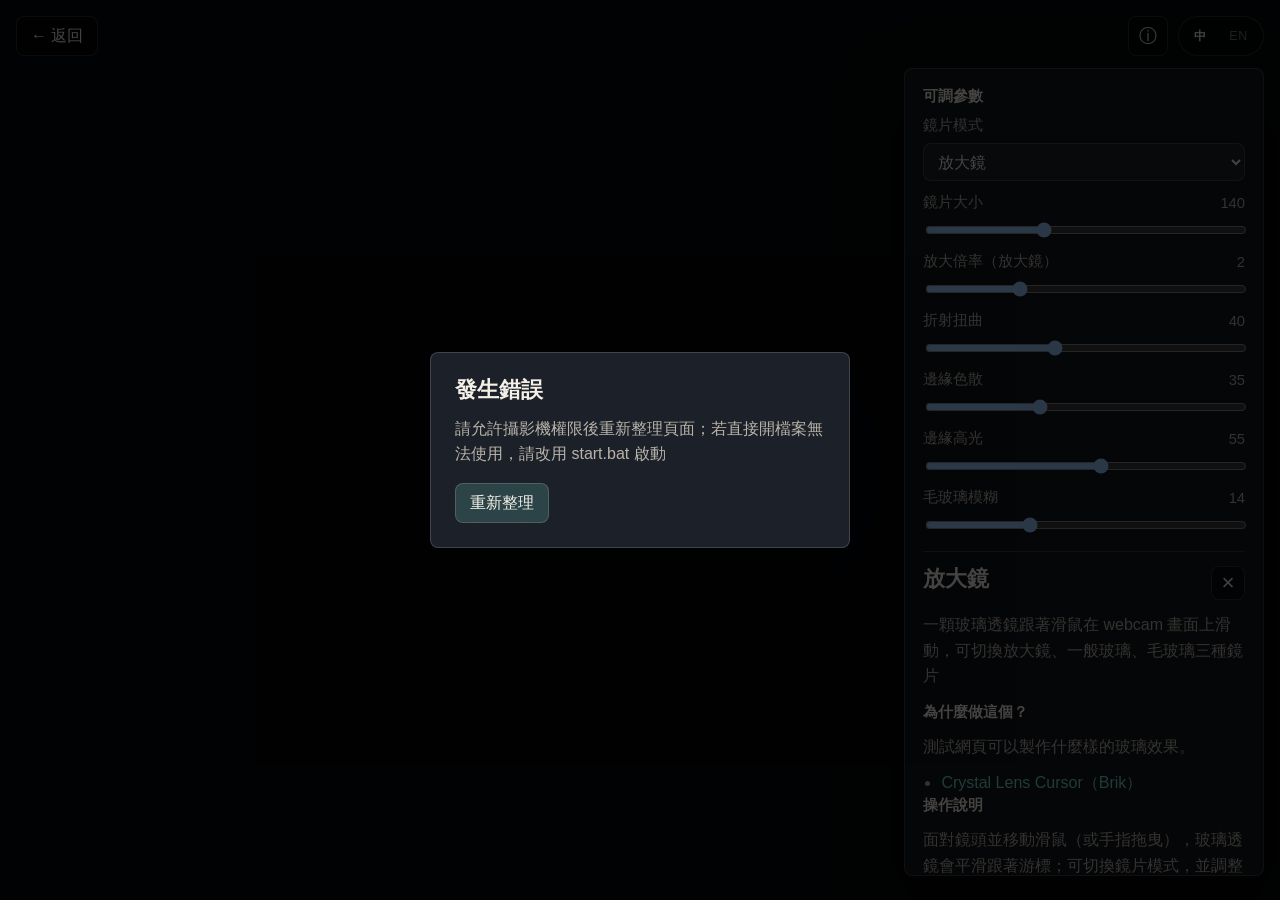
<file: effects/crystal-lens/index.html>
<!DOCTYPE html>
<html lang="zh-Hant">
<head>
  <meta charset="UTF-8">
  <meta name="viewport" content="width=device-width, initial-scale=1">
  <title>放大鏡｜Interactia 網頁互動圖鑑</title>
  <link rel="stylesheet" href="../../assets/shell.css">
</head>
<body>
  <script src="../../assets/i18n.js"></script>
  <script src="../effects.js"></script>
  <script src="../../assets/shell.js"></script>
  <script src="effect.js"></script>
</body>
</html>
</file>
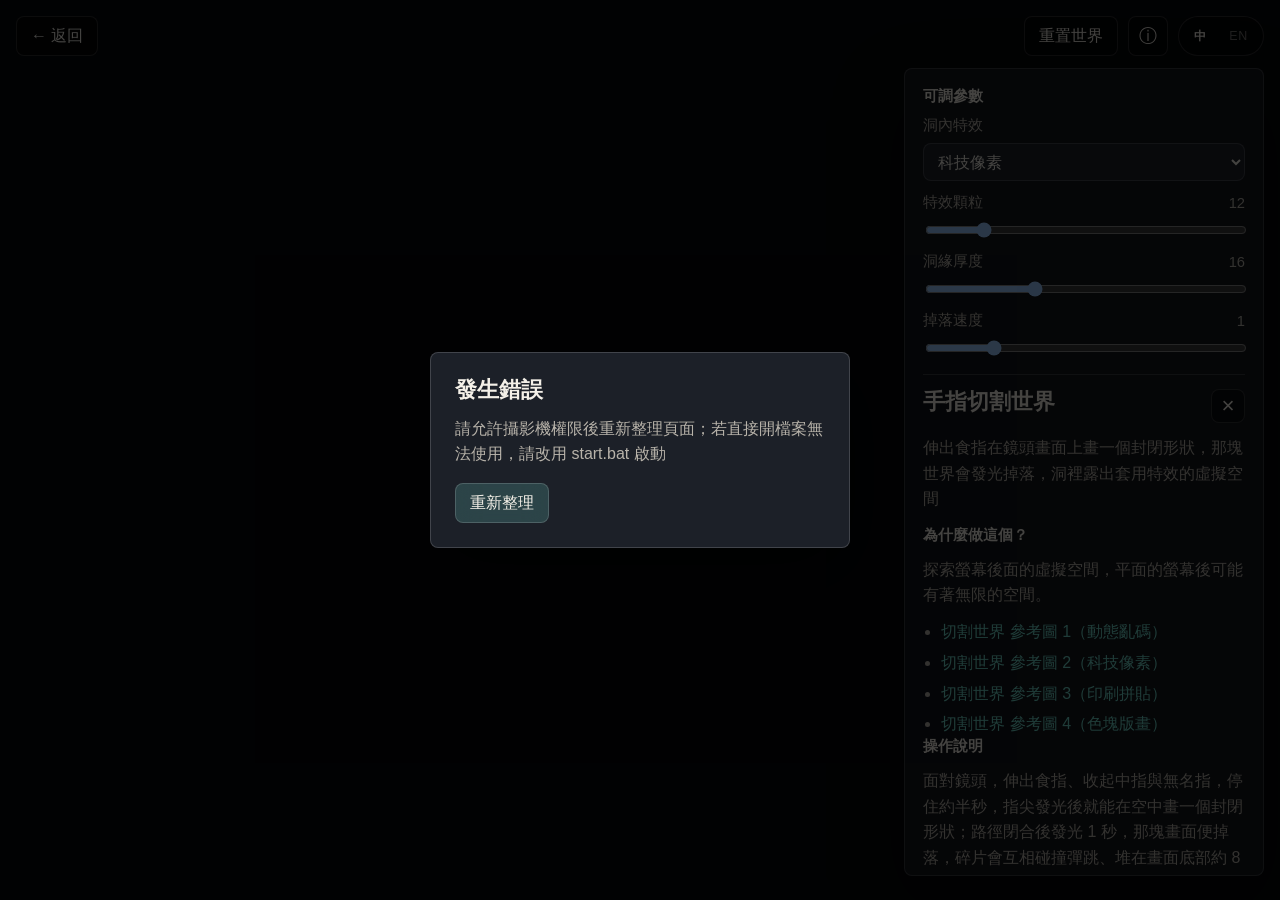
<file: effects/cut-the-world/index.html>
<!DOCTYPE html>
<html lang="zh-Hant">
<head>
  <meta charset="UTF-8">
  <meta name="viewport" content="width=device-width, initial-scale=1">
  <title>手指切割世界｜Interactia 網頁互動圖鑑</title>
  <link rel="stylesheet" href="../../assets/shell.css">
</head>
<body>
  <script src="../../assets/i18n.js"></script>
  <script src="../effects.js"></script>
  <script src="../../assets/shell.js"></script>
  <script src="../../libs/matter-js/matter.min.js"></script>
  <script src="../../libs/polygon-clipping/polygon-clipping.umd.js"></script>
  <script type="module" src="effect.js"></script>
</body>
</html>
</file>
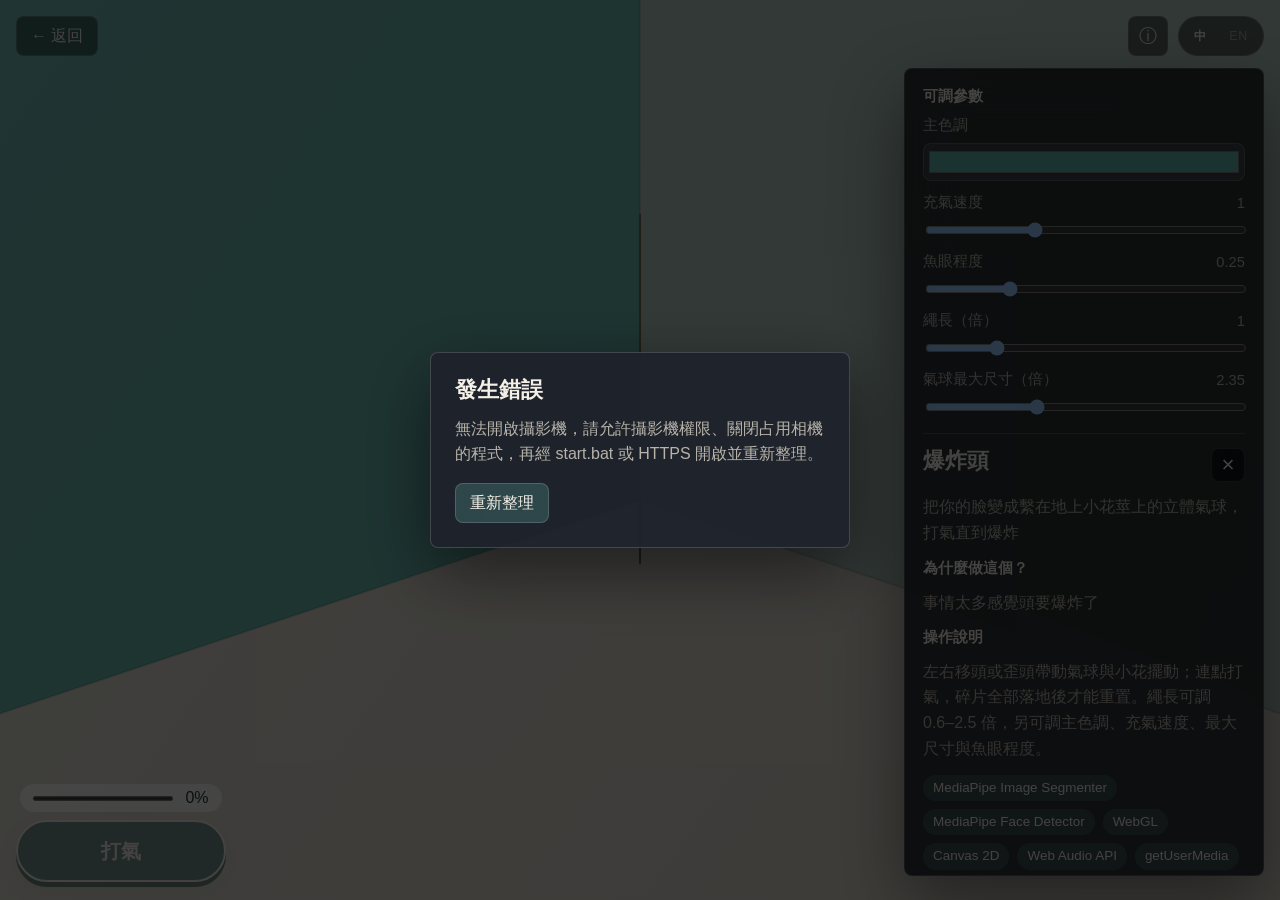
<file: effects/exploding-head/index.html>
<!DOCTYPE html>
<html lang="zh-Hant">
<head>
  <meta charset="UTF-8">
  <meta name="viewport" content="width=device-width, initial-scale=1">
  <title>爆炸頭｜Interactia</title>
  <link rel="stylesheet" href="../../assets/shell.css">
  <link rel="stylesheet" href="effect.css">
</head>
<body>
  <script src="../../assets/i18n.js"></script>
  <script src="../effects.js"></script>
  <script src="../../assets/shell.js"></script>
  <script type="module" src="effect.js"></script>
</body>
</html>
</file>
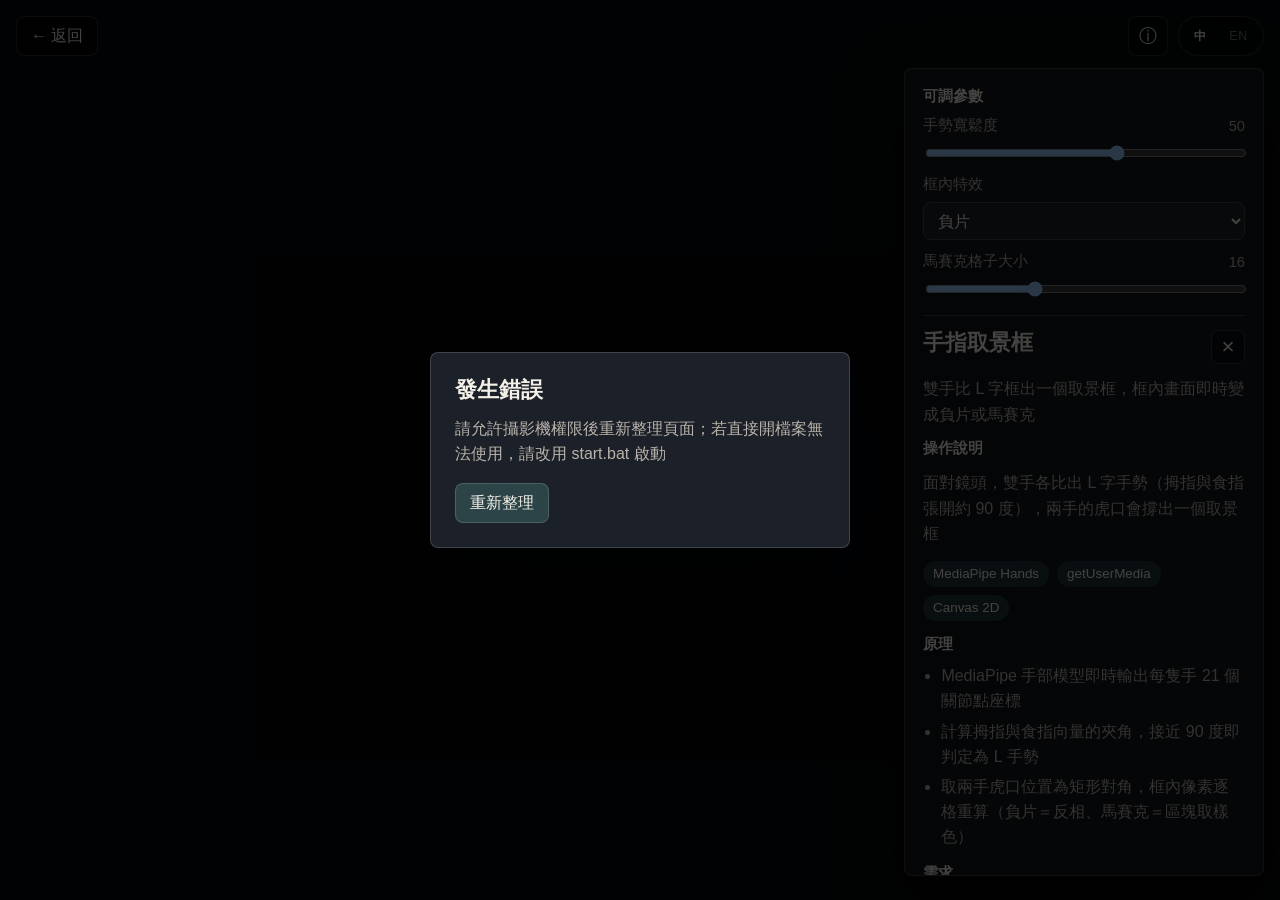
<file: effects/finger-frame/index.html>
<!DOCTYPE html>
<html lang="zh-Hant">
<head>
  <meta charset="UTF-8">
  <meta name="viewport" content="width=device-width, initial-scale=1">
  <title>手指取景框｜Interactia 網頁互動圖鑑</title>
  <link rel="stylesheet" href="../../assets/shell.css">
</head>
<body>
  <script src="../../assets/i18n.js"></script>
  <script src="../effects.js"></script>
  <script src="../../assets/shell.js"></script>
  <script type="module" src="effect.js"></script>
</body>
</html>
</file>
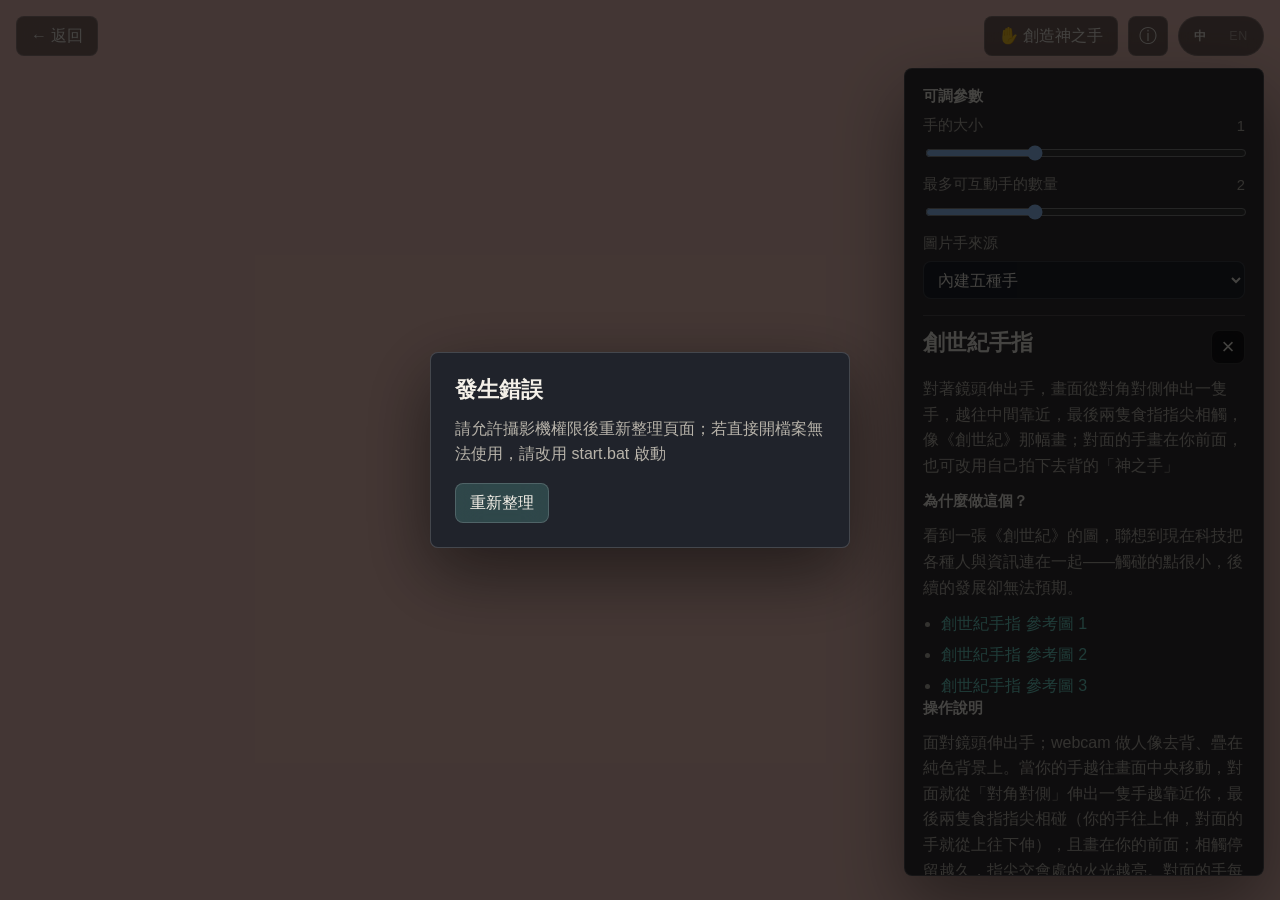
<file: effects/genesis-finger/index.html>
<!DOCTYPE html>
<html lang="zh-Hant">
<head>
  <meta charset="UTF-8">
  <meta name="viewport" content="width=device-width, initial-scale=1">
  <title>創世紀手指｜Interactia 網頁互動圖鑑</title>
  <link rel="stylesheet" href="../../assets/shell.css">
</head>
<body>
  <script src="../../assets/i18n.js"></script>
  <script src="../effects.js"></script>
  <script src="../../assets/shell.js"></script>
  <script type="module" src="effect.js"></script>
</body>
</html>
</file>
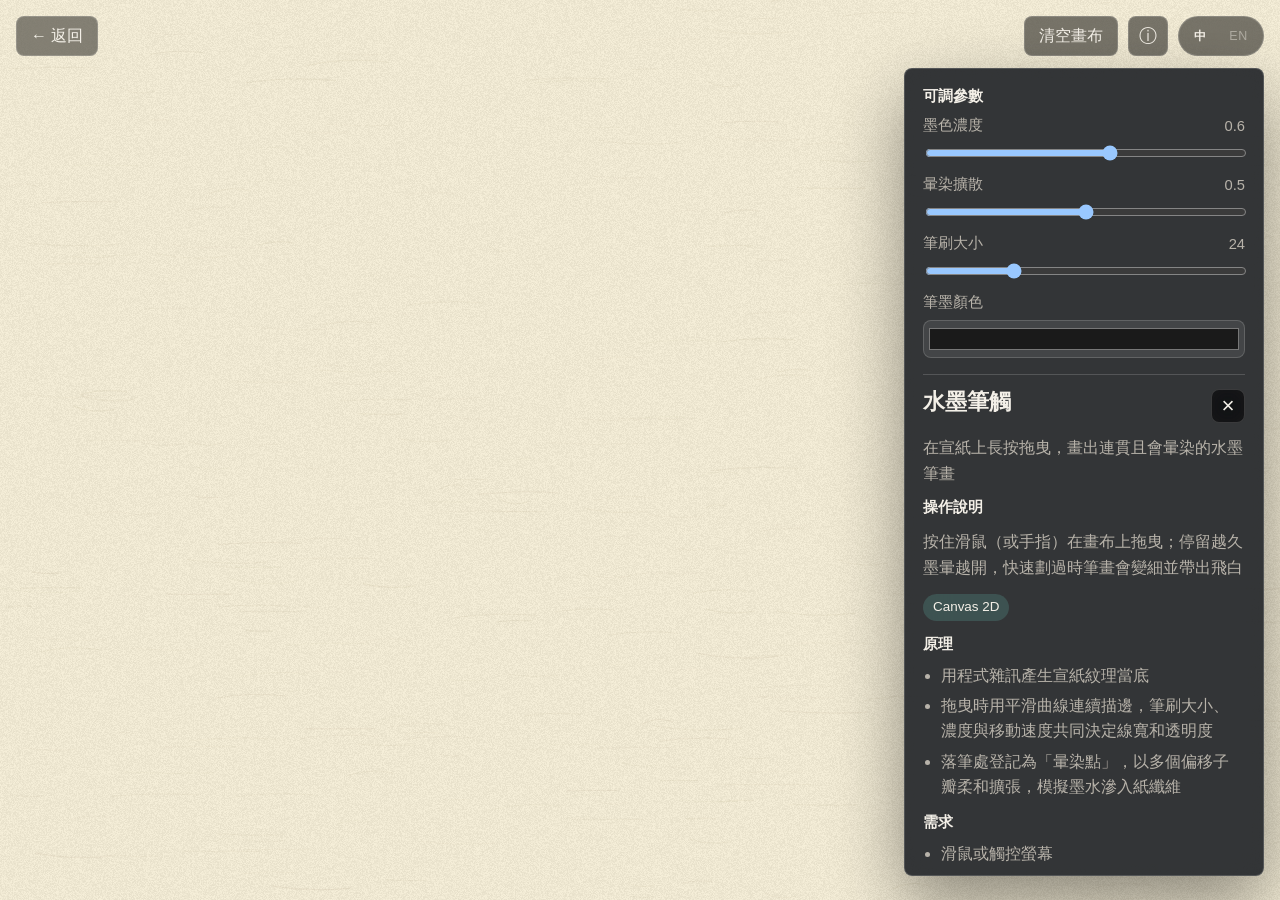
<file: effects/ink-brush/index.html>
<!DOCTYPE html>
<html lang="zh-Hant">
<head>
  <meta charset="UTF-8">
  <meta name="viewport" content="width=device-width, initial-scale=1">
  <title>水墨筆觸｜Interactia 網頁互動圖鑑</title>
  <link rel="stylesheet" href="../../assets/shell.css">
</head>
<body>
  <script src="../../assets/i18n.js"></script>
  <script src="../effects.js"></script>
  <script src="../../assets/shell.js"></script>
  <script src="effect.js"></script>
</body>
</html>
</file>
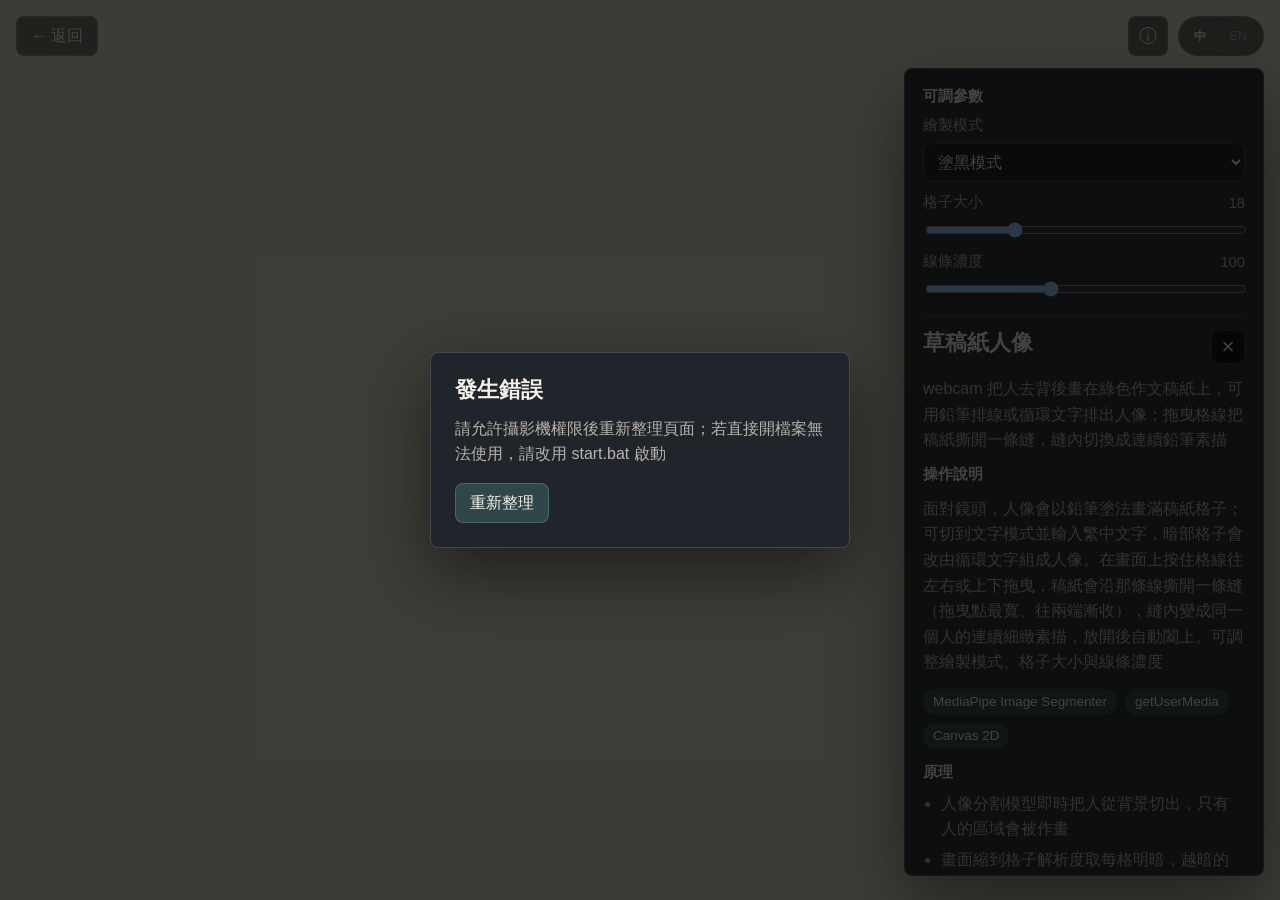
<file: effects/sketch-portrait/index.html>
<!DOCTYPE html>
<html lang="zh-Hant">
<head>
  <meta charset="UTF-8">
  <meta name="viewport" content="width=device-width, initial-scale=1">
  <title>草稿紙人像｜Interactia 網頁互動圖鑑</title>
  <link rel="stylesheet" href="../../assets/shell.css">
</head>
<body>
  <script src="../../assets/i18n.js"></script>
  <script src="../effects.js"></script>
  <script src="../../assets/shell.js"></script>
  <script type="module" src="effect.js"></script>
</body>
</html>
</file>
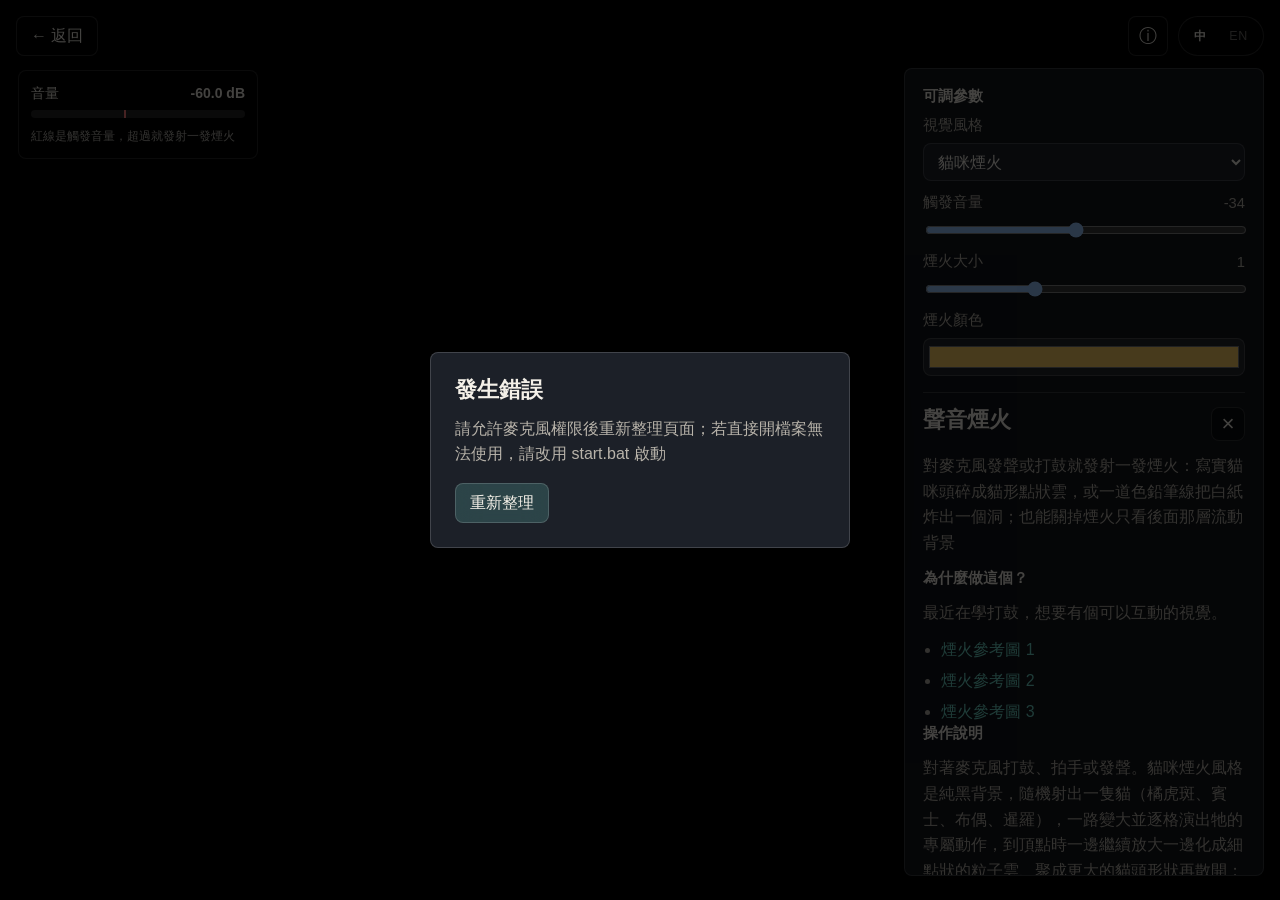
<file: effects/sound-firework/index.html>
<!DOCTYPE html>
<html lang="zh-Hant">
<head>
  <meta charset="UTF-8">
  <meta name="viewport" content="width=device-width, initial-scale=1">
  <title>聲音煙火｜Interactia 網頁互動圖鑑</title>
  <link rel="stylesheet" href="../../assets/shell.css">
</head>
<body>
  <script src="../../assets/i18n.js"></script>
  <script src="../effects.js"></script>
  <script src="../../assets/shell.js"></script>
  <script src="effect.js"></script>
</body>
</html>
</file>
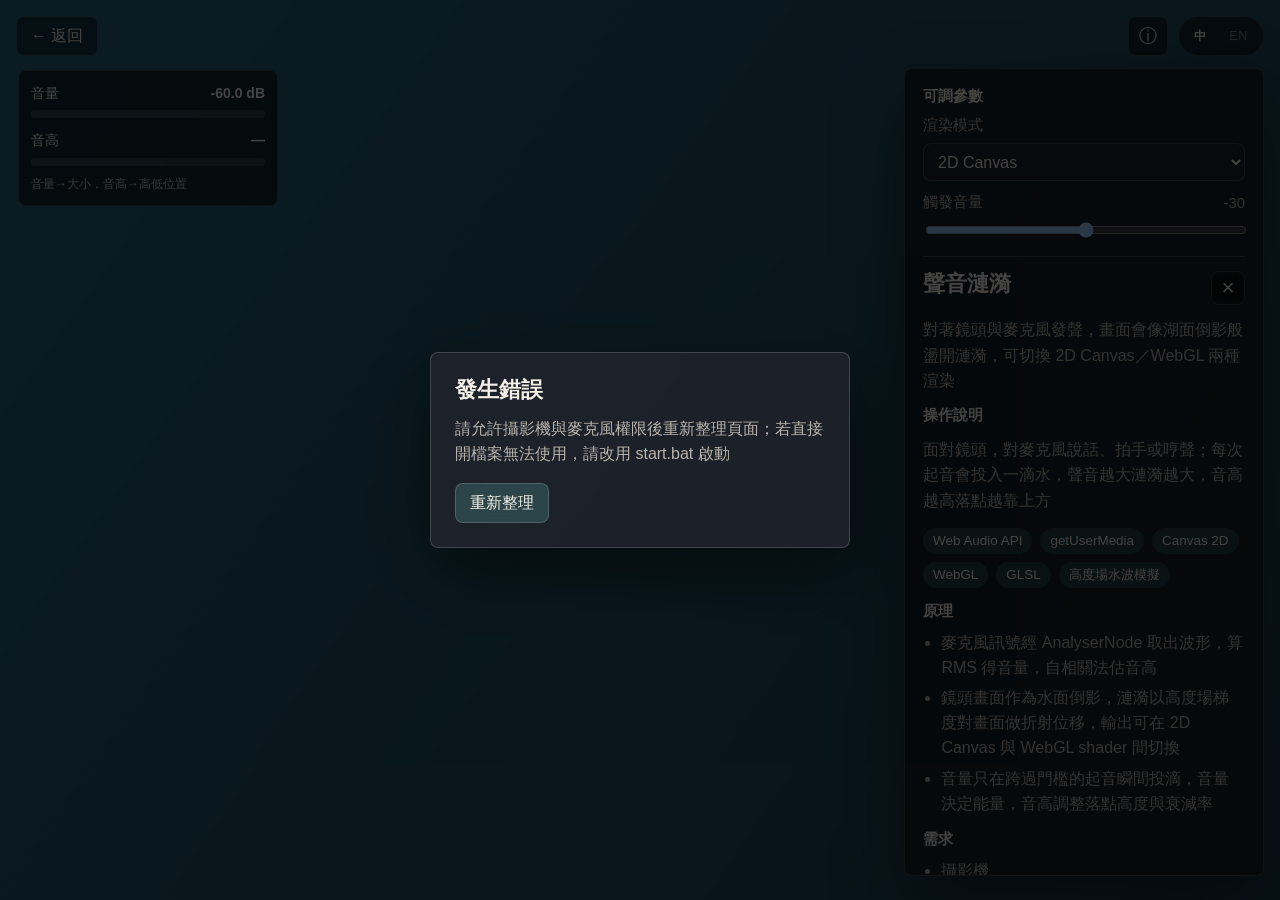
<file: effects/sound-ripple/index.html>
<!DOCTYPE html>
<html lang="zh-Hant">
<head>
  <meta charset="UTF-8">
  <meta name="viewport" content="width=device-width, initial-scale=1">
  <title>聲音漣漪｜Interactia 網頁互動圖鑑</title>
  <link rel="stylesheet" href="../../assets/shell.css">
</head>
<body>
  <script src="../../assets/i18n.js"></script>
  <script src="../effects.js"></script>
  <script src="../../assets/shell.js"></script>
  <script src="effect.js"></script>
</body>
</html>
</file>
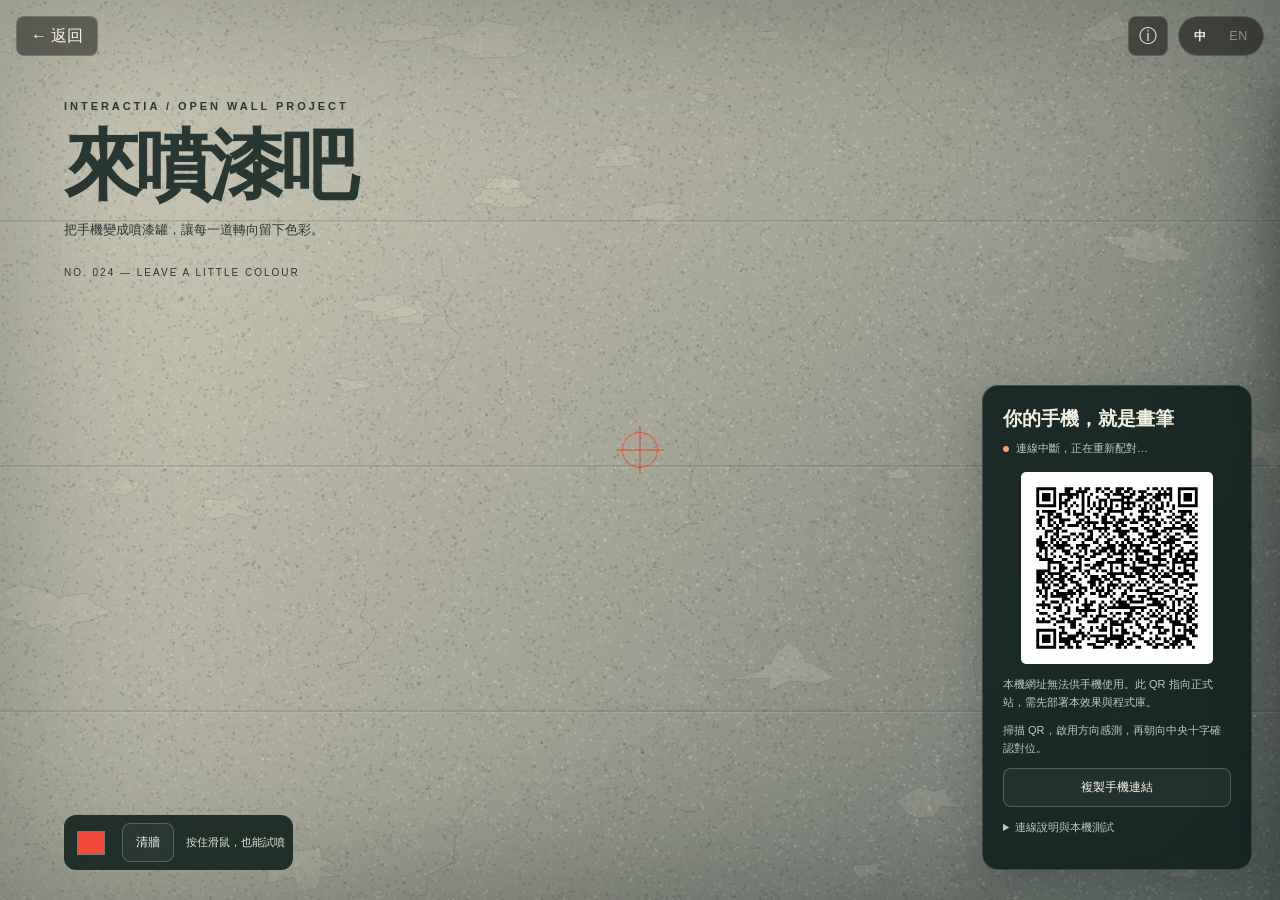
<file: effects/spray-paint/index.html>
<!DOCTYPE html>
<html lang="zh-Hant">
<head>
  <meta charset="UTF-8">
  <meta name="viewport" content="width=device-width, initial-scale=1, viewport-fit=cover">
  <meta name="referrer" content="no-referrer">
  <title>來噴漆吧｜Interactia</title>
  <link rel="stylesheet" href="../../assets/shell.css">
  <link rel="stylesheet" href="effect.css">
</head>
<body>
  <script src="../../assets/i18n.js"></script>
  <script src="../effects.js"></script>
  <script src="../../assets/shell.js"></script>
  <script src="../../libs/mqtt/mqtt.min.js"></script>
  <script src="../../libs/qrcode/qrcode.js"></script>
  <script type="module" src="effect.js"></script>
</body>
</html>
</file>
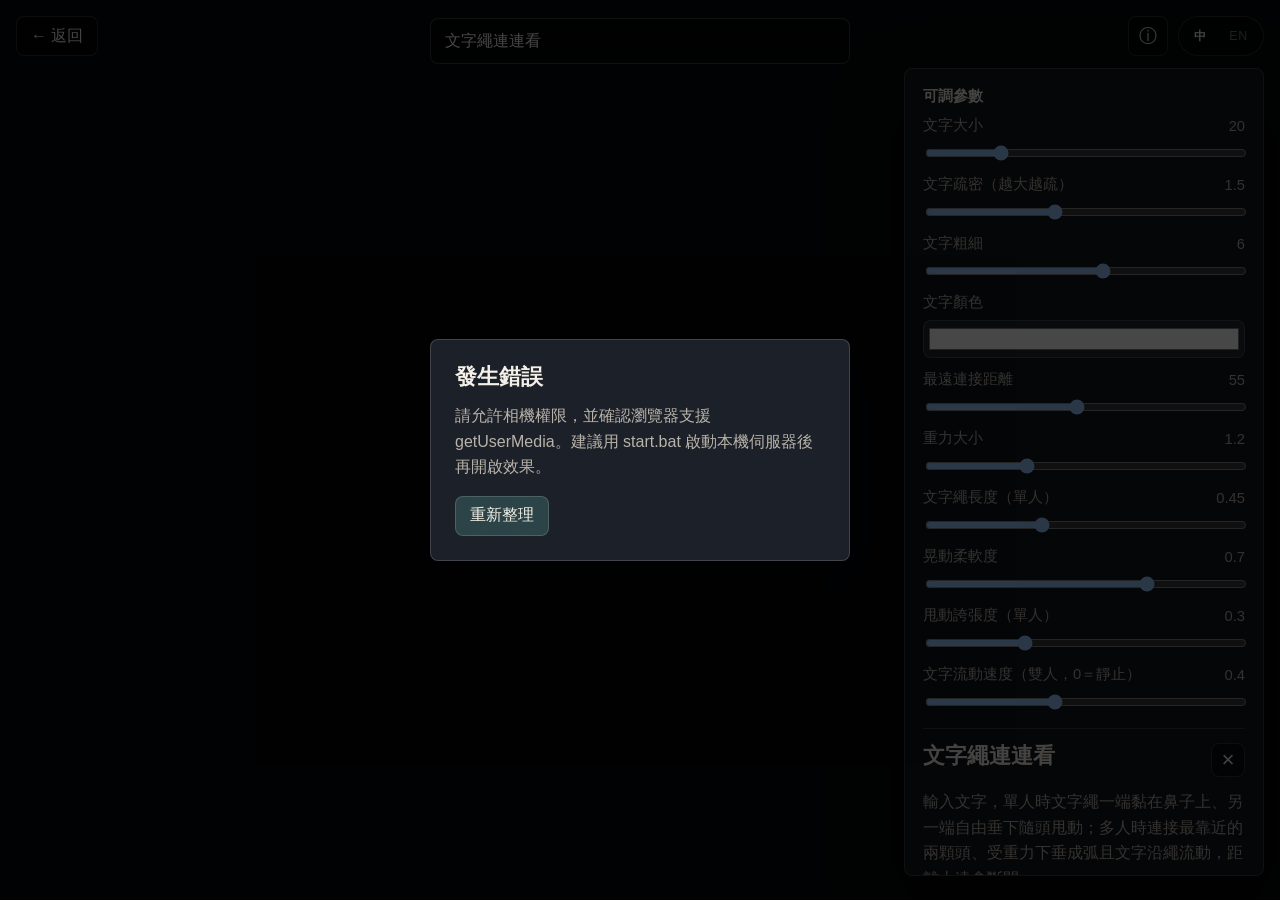
<file: effects/text-rope-link/index.html>
<!DOCTYPE html>
<html lang="zh-Hant">
<head>
  <meta charset="UTF-8">
  <meta name="viewport" content="width=device-width, initial-scale=1">
  <title>文字繩連連看｜Interactia 網頁互動圖鑑</title>
  <link rel="icon" href="data:,">
  <link rel="stylesheet" href="../../assets/shell.css">
</head>
<body>
  <script src="../../assets/i18n.js"></script>
  <script src="../effects.js"></script>
  <script src="../../assets/shell.js"></script>
  <script type="module" src="effect.js"></script>
</body>
</html>
</file>
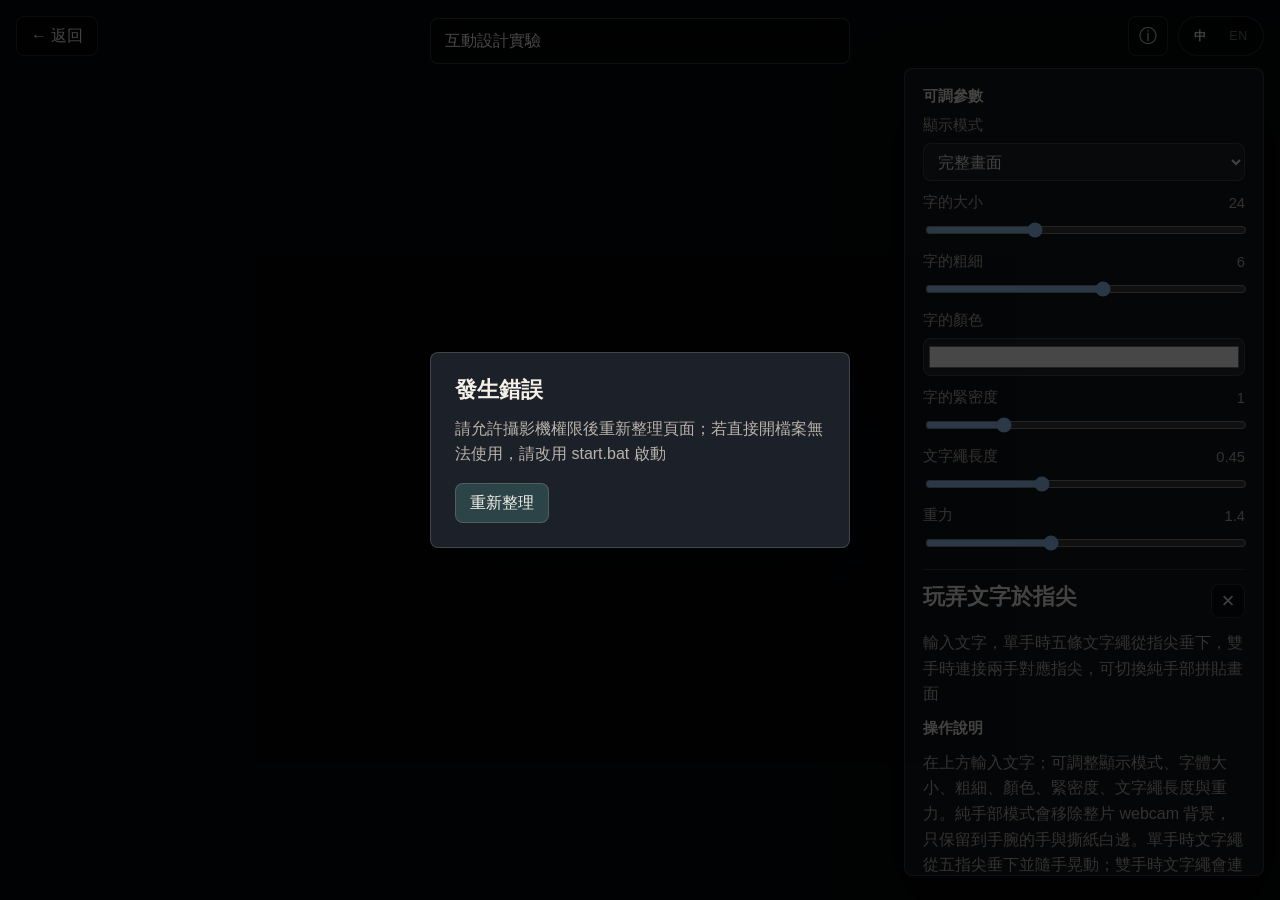
<file: effects/text-ropes/index.html>
<!DOCTYPE html>
<html lang="zh-Hant">
<head>
  <meta charset="UTF-8">
  <meta name="viewport" content="width=device-width, initial-scale=1">
  <title>玩弄文字於指尖｜Interactia 網頁互動圖鑑</title>
  <link rel="icon" href="data:,">
  <link rel="stylesheet" href="../../assets/shell.css">
</head>
<body>
  <script src="../../assets/i18n.js"></script>
  <script src="../effects.js"></script>
  <script src="../../assets/shell.js"></script>
  <script type="module" src="effect.js"></script>
</body>
</html>
</file>
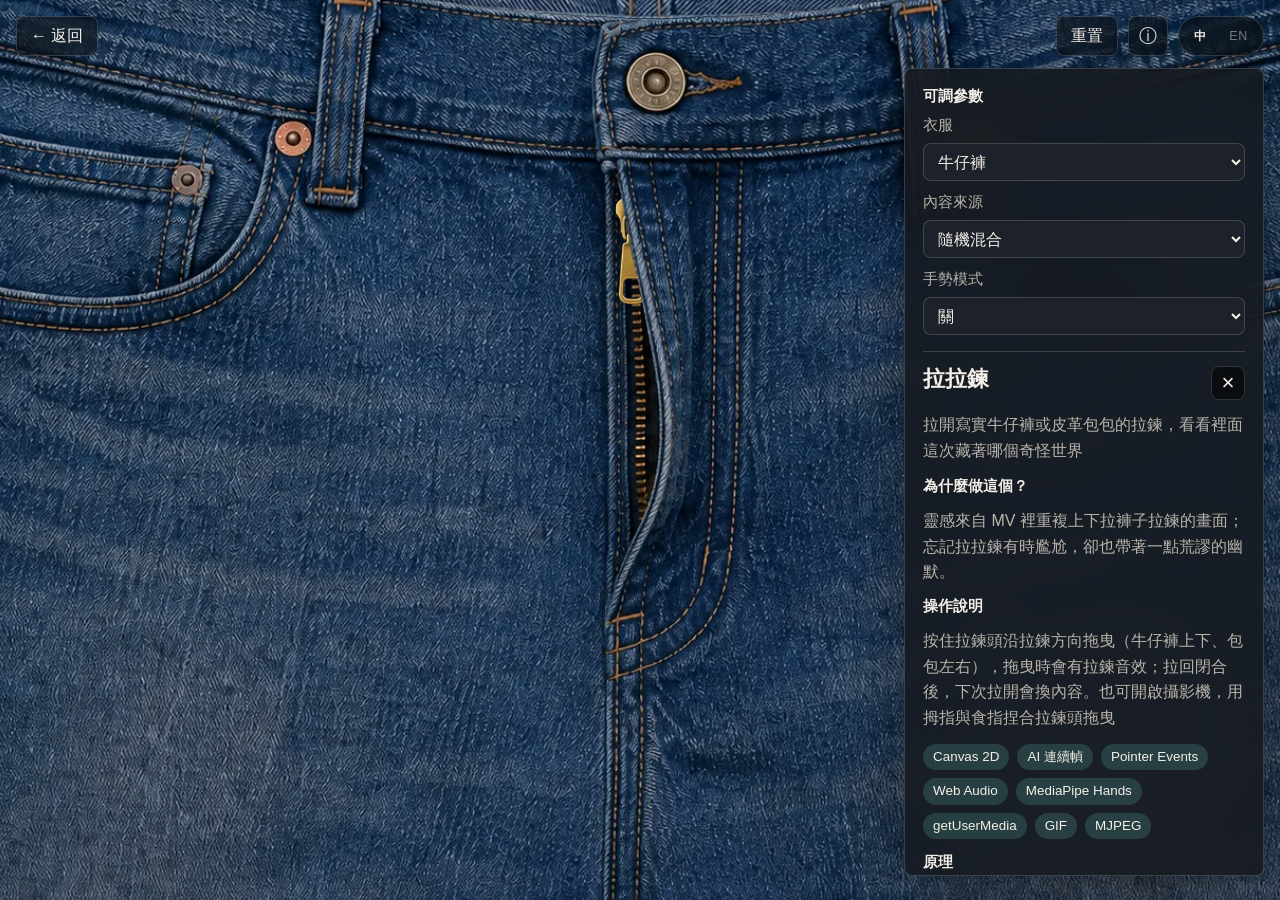
<file: effects/zipper-pull/index.html>
<!DOCTYPE html>
<html lang="zh-Hant">
<head>
  <meta charset="UTF-8">
  <meta name="viewport" content="width=device-width, initial-scale=1">
  <title>拉拉鍊｜Interactia 網頁互動圖鑑</title>
  <link rel="stylesheet" href="../../assets/shell.css">
</head>
<body>
  <script src="../../assets/i18n.js"></script>
  <script src="../effects.js"></script>
  <script src="../../assets/shell.js"></script>
  <script src="effect.js"></script>
</body>
</html>
</file>
<file: assets/shell.css>
:root {
  color-scheme: dark;
  --shell-bg: #090b0e;
  --shell-panel: rgba(20, 24, 30, 0.86);
  --shell-panel-strong: rgba(30, 35, 43, 0.94);
  --shell-text: #f4f0e8;
  --shell-muted: #b8b3aa;
  --shell-line: rgba(255, 255, 255, 0.16);
  --shell-accent: #6fd6c9;
  --shell-warning: #f1bf65;
}

* {
  box-sizing: border-box;
}

html,
body {
  width: 100%;
  min-width: 0;
  min-height: 100%;
  margin: 0;
  overflow: hidden;
  background: var(--shell-bg);
  color: var(--shell-text);
  font-family: "Noto Sans TC", "Microsoft JhengHei", sans-serif;
}

button,
input,
select {
  font: inherit;
}

.shell-container {
  position: fixed;
  inset: 0;
  z-index: 0;
  overflow: hidden;
  background: #11151b;
}

.shell-back,
.shell-actions,
.shell-toast,
.shell-info-panel,
.shell-error-overlay {
  position: fixed;
  z-index: 10;
}

.shell-back {
  top: 16px;
  left: 16px;
  min-height: 40px;
  display: inline-flex;
  align-items: center;
  border: 1px solid var(--shell-line);
  border-radius: 8px;
  padding: 0 14px;
  background: rgba(0, 0, 0, 0.45);
  color: var(--shell-text);
  text-decoration: none;
  backdrop-filter: blur(14px);
}

.shell-back:hover {
  border-color: rgba(111, 214, 201, 0.58);
}

.shell-actions {
  top: 16px;
  right: 16px;
  display: flex;
  align-items: center;
  gap: 10px;
}

.shell-icon-button,
.shell-action-button,
.shell-close-button,
.shell-primary-button {
  min-height: 40px;
  border: 1px solid var(--shell-line);
  border-radius: 8px;
  background: rgba(0, 0, 0, 0.5);
  color: var(--shell-text);
  cursor: pointer;
  backdrop-filter: blur(14px);
}

.shell-icon-button {
  width: 40px;
  padding: 0;
  font-size: 1.1rem;
}

.shell-action-button,
.shell-primary-button {
  padding: 0 14px;
}

.shell-icon-button:hover,
.shell-action-button:hover,
.shell-close-button:hover,
.shell-primary-button:hover {
  border-color: rgba(111, 214, 201, 0.58);
  background: rgba(28, 40, 44, 0.82);
}

.shell-toast {
  left: 50%;
  bottom: 24px;
  max-width: min(520px, calc(100% - 32px));
  transform: translateX(-50%);
  border: 1px solid rgba(111, 214, 201, 0.34);
  border-radius: 8px;
  padding: 14px 18px;
  background: rgba(10, 14, 18, 0.78);
  color: var(--shell-text);
  line-height: 1.55;
  box-shadow: 0 18px 48px rgba(0, 0, 0, 0.34);
  backdrop-filter: blur(18px);
  transition: opacity 420ms ease, transform 420ms ease, visibility 420ms ease;
}

.shell-toast.is-hidden {
  visibility: hidden;
  opacity: 0;
  transform: translate(-50%, 16px);
}

.shell-info-panel {
  top: 68px;
  right: 16px;
  width: min(360px, calc(100% - 32px));
  max-height: calc(100vh - 92px);
  overflow: auto;
  transform: translateX(calc(100% + 24px));
  border: 1px solid var(--shell-line);
  border-radius: 8px;
  padding: 18px;
  background: var(--shell-panel);
  box-shadow: 0 28px 70px rgba(0, 0, 0, 0.42);
  backdrop-filter: blur(20px);
  transition: transform 220ms ease;
}

.shell-info-panel.is-open {
  transform: translateX(0);
}

.shell-info-header {
  display: flex;
  align-items: flex-start;
  justify-content: space-between;
  gap: 12px;
  margin-top: 14px;
}

.shell-info-header h2,
.shell-error-panel h2 {
  margin: 0;
  font-size: 1.35rem;
  line-height: 1.25;
  letter-spacing: 0;
}

.shell-close-button {
  width: 34px;
  min-height: 34px;
  padding: 0;
  font-size: 1.4rem;
  line-height: 1;
}

.shell-description,
.shell-instructions,
.shell-why,
.shell-error-panel p {
  margin: 12px 0;
  color: var(--shell-muted);
  line-height: 1.6;
}

.shell-param-section {
  border-bottom: 1px solid var(--shell-line);
  padding-bottom: 16px;
}

.shell-param-section h3,
.shell-info-section h3,
.shell-small-heading {
  margin: 0 0 10px;
  font-size: 0.92rem;
  color: var(--shell-text);
  letter-spacing: 0;
}

.shell-param-list {
  display: grid;
  gap: 12px;
}

.shell-param {
  display: grid;
  gap: 8px;
}

.shell-param-row {
  display: flex;
  align-items: center;
  justify-content: space-between;
  gap: 12px;
}

.shell-param-label,
.shell-param-value {
  color: var(--shell-muted);
  font-size: 0.92rem;
}

.shell-param input[type="range"],
.shell-param select {
  width: 100%;
}

.shell-param input[type="color"] {
  width: 100%;
  height: 38px;
  border: 1px solid var(--shell-line);
  border-radius: 8px;
  padding: 3px;
  background: rgba(255, 255, 255, 0.08);
}

.shell-param select {
  min-height: 38px;
  border: 1px solid var(--shell-line);
  border-radius: 8px;
  padding: 0 10px;
  background: var(--shell-panel-strong);
  color: var(--shell-text);
}

.shell-tech-list {
  display: flex;
  flex-wrap: wrap;
  gap: 8px;
  margin: 14px 0;
}

.shell-tech,
.shell-offline-badge {
  max-width: 100%;
  border-radius: 999px;
  padding: 5px 10px;
  color: var(--shell-text);
  font-size: 0.84rem;
  line-height: 1.2;
}

.shell-tech {
  background: rgba(111, 214, 201, 0.18);
}

.shell-offline-badge {
  background: rgba(111, 214, 201, 0.22);
}

.shell-info-section {
  margin-top: 14px;
}

.shell-list {
  margin: 0;
  padding-left: 1.15rem;
  color: var(--shell-muted);
  line-height: 1.55;
}

.shell-list li + li {
  margin-top: 6px;
}

.shell-ref-list {
  margin: 0;
  padding-left: 1.15rem;
  color: var(--shell-muted);
  line-height: 1.55;
}

.shell-ref-list li + li {
  margin-top: 6px;
}

.shell-ref-list a {
  color: var(--shell-accent);
  text-decoration: none;
}

.shell-ref-list a:hover {
  text-decoration: underline;
}

.shell-status-row {
  display: flex;
  margin-top: 16px;
}

.shell-source-link {
  display: inline-flex;
  align-items: center;
  gap: 6px;
  margin-top: 16px;
  border: 1px solid var(--shell-line);
  border-radius: 8px;
  padding: 9px 12px;
  background: rgba(255, 255, 255, 0.05);
  color: var(--shell-text);
  font-size: 0.9rem;
  text-decoration: none;
}

.shell-source-link::before {
  content: "↗";
  color: var(--shell-accent);
}

.shell-source-link:hover {
  border-color: rgba(111, 214, 201, 0.58);
  background: rgba(28, 40, 44, 0.82);
}

.shell-loading-overlay {
  position: fixed;
  inset: 0;
  z-index: 20;
  display: grid;
  place-items: center;
  padding: 20px;
  background: rgba(8, 11, 15, 0.55);
  backdrop-filter: blur(2px);
  pointer-events: none;
}

.shell-loading-panel {
  display: flex;
  flex-direction: column;
  align-items: center;
  gap: 14px;
  color: var(--shell-text);
}

.shell-loading-spinner {
  width: 38px;
  height: 38px;
  border: 3px solid rgba(255, 255, 255, 0.22);
  border-top-color: var(--shell-accent);
  border-radius: 50%;
  animation: shell-spin 0.9s linear infinite;
}

.shell-loading-text {
  margin: 0;
  font-size: 1rem;
  letter-spacing: 0.02em;
}

@keyframes shell-spin {
  to { transform: rotate(360deg); }
}

.shell-error-overlay {
  inset: 0;
  z-index: 30;
  display: grid;
  place-items: center;
  padding: 20px;
  background: rgba(0, 0, 0, 0.72);
}

.shell-error-panel {
  width: min(420px, 100%);
  border: 1px solid var(--shell-line);
  border-radius: 8px;
  padding: 24px;
  background: var(--shell-panel-strong);
  box-shadow: 0 24px 70px rgba(0, 0, 0, 0.5);
}

.shell-primary-button {
  margin-top: 4px;
  background: rgba(111, 214, 201, 0.2);
}

@media (max-width: 560px) {
  .shell-back {
    top: 10px;
    left: 10px;
  }

  .shell-actions {
    top: 10px;
    right: 10px;
    max-width: calc(100% - 122px);
    justify-content: flex-end;
  }

  .shell-action-button {
    max-width: min(140px, calc(100vw - 180px));
    overflow: hidden;
    text-overflow: ellipsis;
    white-space: nowrap;
  }

  .shell-info-panel {
    top: auto;
    right: 0;
    bottom: 0;
    left: 0;
    width: 100%;
    max-height: min(78vh, 620px);
    border-right: 0;
    border-bottom: 0;
    border-left: 0;
    border-radius: 8px 8px 0 0;
    transform: translateY(calc(100% + 16px));
  }

  .shell-info-panel.is-open {
    transform: translateY(0);
  }

  .shell-toast {
    bottom: 14px;
  }
}
</file>
<file: effects/exploding-head/effect.css>
.exploding-stage { display: block; width: 100%; height: 100%; }
.exploding-controls {
  position: absolute; bottom: max(18px, env(safe-area-inset-bottom));
  left: max(16px, env(safe-area-inset-left)); width: max-content; max-width: calc(100% - 32px);
  display: grid; gap: 8px; justify-items: center; pointer-events: auto;
  color: #183d39; text-align: center;
}
.exploding-meter { display: flex; gap: 12px; align-items: center; padding: 5px 13px; border-radius: 24px; background: #ffffffde; font-variant-numeric: tabular-nums; }
.exploding-meter progress { width: 140px; height: 9px; accent-color: #ef7756; }
.exploding-pump {
  pointer-events: auto; touch-action: manipulation; user-select: none;
  width: 210px; min-height: 62px; border: 2px solid #fff; border-radius: 999px;
  background: #1e5b51; color: white; font-size: 20px; font-weight: 700;
  box-shadow: 0 5px 0 #123e37, 0 9px 24px #173d3920; cursor: pointer;
}
.exploding-pump:active:not(:disabled) { transform: translateY(4px); box-shadow: 0 1px 0 #123e37; }
.exploding-pump:disabled { opacity: .55; cursor: default; }
.exploding-pump:focus-visible { outline: 3px solid #ef7756; outline-offset: 4px; }
@media (max-height: 500px) {
  .exploding-controls { bottom: 8px; gap: 4px; }
  .exploding-pump { min-height: 44px; font-size: 17px; }
}
</file>
<file: effects/spray-paint/effect.css>
.spray-page { --spray-color:#ef4939; }
.spray-page .shell-toast { display:none; }
.spray-page .shell-container { background:#111b1b; }
.spray-page button, .spray-page input { accent-color:#edebd6; }
.spray-page button:focus-visible, .spray-page input:focus-visible { outline:3px solid #a9e9d6; outline-offset:4px; }
.spray-app { position:absolute; inset:0; font-family:Arial,"Microsoft JhengHei",sans-serif; }
.spray-app button, .spray-app .link-field { border:1px solid #ffffff38; border-radius:8px; color:#f5f3e6; background:#ffffff0b; padding:10px 13px; cursor:pointer; }
.spray-app button:hover { background:#ffffff18; }
.spray-app button:disabled { opacity:.4; cursor:default; }
.paint-wall { position:absolute; inset:0; width:100%; height:100%; touch-action:none; cursor:crosshair; }
.wall-vignette { position:absolute; inset:0; pointer-events:none; box-shadow:inset 0 0 180px #12201e66; }
.wall-heading { position:absolute; left:5vw; top:100px; color:#293732; pointer-events:none; }
.wall-heading .eyebrow { font-size:11px; letter-spacing:.27em; font-weight:700; }
.wall-heading h1 { font-size:clamp(36px,6vw,84px); letter-spacing:-.06em; line-height:1; margin:15px 0; }
.wall-heading p { font-size:13px; max-width:330px; line-height:1.7; }
.wall-heading .edition { margin-top:26px; font-size:10px; letter-spacing:.2em; }
.pair-panel { position:absolute; right:28px; bottom:30px; width:270px; padding:20px; background:#132320ed; color:#f1efdf; border:1px solid #e7e6c42d; border-radius:16px; box-shadow:0 14px 40px #17211e44; backdrop-filter:blur(12px); }
.pair-panel h2 { font-size:19px; margin:0 0 8px; }
.spray-status { font-size:12px; line-height:1.6; color:#c6d1bf; margin:7px 0 12px; min-height:20px; }
.spray-status::before { content:''; display:inline-block; width:6px; height:6px; border-radius:50%; background:#efa56d; margin-right:7px; }
.spray-status.connected::before { background:#a3e4a2; }
.qr-box { width:192px; height:192px; margin:12px auto; padding:4px; background:#fff; border-radius:5px; }
.qr-box svg { display:block; width:100%; height:100%; }
.qr-box:empty { display:none; }
.pair-panel p, .pair-panel summary { font-size:11px; line-height:1.6; color:#c0cabc; }
.pair-panel details { margin:12px 0; }
.pair-panel button { width:100%; font-size:12px; }
.pair-panel .link-field { margin-top:8px; width:100%; font-size:10px; }
.pair-panel .link-field[hidden] { display:none; }
.wall-tools { position:absolute; bottom:30px; left:5vw; display:flex; align-items:center; gap:12px; padding:8px; background:#14241fe6; border-radius:12px; }
.wall-tools button { font-size:12px; }
.wall-tools input { width:38px; height:38px; border:0; padding:3px; background:none; }
.wall-tools span { font-size:11px; color:#e1e3d7; }
.aim-marker { position:absolute; left:50%; top:50%; width:12px; height:12px; border:2px solid #fff5; border-radius:50%; background:#f64b36; box-shadow:0 0 0 4px #fa483622; transform:translate(-50%,-50%); pointer-events:none; }
.aim-marker.calibrating { width:36px; height:36px; border:1px solid #f64b36; background:transparent; box-shadow:none; }
.aim-marker.calibrating::before, .aim-marker.calibrating::after { content:''; position:absolute; background:#e4402d; left:50%; top:50%; transform:translate(-50%,-50%); width:48px; height:1px; }
.aim-marker.calibrating::after { width:1px; height:48px; }
.controller { height:100vh; height:100dvh; overflow:auto; overscroll-behavior:contain; padding:calc(46px + env(safe-area-inset-top)) max(12px,env(safe-area-inset-right)) max(8px,env(safe-area-inset-bottom)) max(12px,env(safe-area-inset-left)); background:radial-gradient(ellipse at 50% 45%,#35453e,#101c1a 70%); }
.controller-inner { width:min(100%,440px); min-height:100%; height:100%; margin:0 auto; text-align:center; display:flex; flex-direction:column; position:relative; }
.controller-inner > * { flex-shrink:0; }
.controller .eyebrow { font-size:10px; letter-spacing:.25em; color:#adb8a8; }
.controller h1 { font-size:12px; line-height:16px; margin:0; font-weight:500; color:#aebcab; }
.controller .spray-status { margin:2px 0; line-height:18px; min-height:18px; }
.controller .sensor-note { font-size:12px; line-height:18px; color:#dedfc9; margin:2px 0 4px; }
.controller .setup-buttons { display:flex; justify-content:center; gap:8px; }
.controller .setup-buttons button { font-size:12px; padding:7px 12px; min-height:36px; }
.controller.is-calibrated .enable-sensor { display:none; }
.can-stage { flex:1 0 230px; position:relative; width:100%; margin:4px auto 0; user-select:none; }
.can-shadow { position:absolute; left:5px; right:5px; bottom:0; height:30px; border-radius:50%; background:#050c0bb8; filter:blur(10px); }
.spray-can { position:absolute; bottom:12px; top:82px; left:10%; width:80%; border-radius:31px 31px 27px 27px / 20px 20px 17px 17px; background:linear-gradient(90deg,#5e6866,#dce0d6 8%,#a1aba3 17%,#fcfff0 33%,#9ba69e 64%,#576b62 88%,#bbc4b6); box-shadow:inset -3px 0 7px #071e2177,7px 13px 18px #0006; }
.spray-can::before { content:''; position:absolute; left:1px; right:1px; top:-16px; height:32px; border-radius:50%; background:linear-gradient(180deg,#f3f2dd,#8b9892 45%,#cdd3c8 53%,#59675f); box-shadow:0 -2px 0 #e1e4d3; }
.spray-can::after { content:''; position:absolute; bottom:5px; left:3px; right:3px; height:18px; border-radius:50%; border-bottom:3px solid #edf0d37a; }
.can-label { position:absolute; top:17%; bottom:13%; left:0; right:0; color:#14221d; overflow:hidden; background:linear-gradient(90deg,#0003,transparent 28%,#ffffff20 35%,#0003 90%),var(--spray-color); display:flex; flex-direction:column; justify-content:center; }
.can-label strong { font-size:clamp(34px,7dvh,65px); line-height:.9; font-weight:900; letter-spacing:-2px; transform:rotate(-8deg); }
.can-label small { margin-top:18px; font-size:8px; letter-spacing:3px; }
.nozzle-track { position:absolute; top:0; left:50%; width:112px; height:92px; transform:translateX(-50%); border:1px dashed #d5dfbf38; border-radius:18px; }
.spray-app .nozzle { position:absolute; top:6px; left:17px; width:76px; height:52px; padding:0; border-radius:9px 9px 4px 4px; background:linear-gradient(90deg,#808a7d,#f5f5e4 30%,#b3b9a7 75%,#697b6c); box-shadow:0 -3px 0 #e1e4d2,inset 0 -5px 5px #3e4a3866,0 5px 9px #0005; touch-action:none; transition:transform .16s ease-out; cursor:grab; }
.spray-app .nozzle:hover { background:linear-gradient(90deg,#8b9381,#fffdeb 30%,#b3b9a7 75%,#697b6c); }
.nozzle::before { content:''; position:absolute; width:10px; height:10px; background:#16231d; border:2px solid #687366; border-radius:50%; top:18px; left:32px; }
.nozzle::after { content:'↓'; position:absolute; top:52px; left:28px; color:#e1e5d2; font-size:20px; }
.is-held .nozzle { transition:none; }
.mist { position:absolute; top:7px; left:10%; width:80%; height:60px; opacity:0; pointer-events:none; background:radial-gradient(ellipse,#e3f7d54d,transparent 70%); }
.is-spraying .mist { animation:spray-mist .16s infinite alternate; }
@keyframes spray-mist { from { opacity:.4; transform:scale(.8); } to { opacity:1; transform:scale(1.3); } }
.spray-caption { font-size:11px; line-height:16px; color:#d9deca; margin:0 0 6px; }
.palette { display:flex; justify-content:center; align-items:center; gap:12px; }
.spray-app .swatch { width:30px; height:30px; padding:0; border-radius:50%; background:var(--swatch); border:2px solid #fff3; }
.spray-app .swatch[aria-pressed=true] { outline:2px solid #eeecd9; outline-offset:3px; }
.palette input { width:34px; height:34px; padding:0; border:0; background:transparent; }
.sensitivity { display:flex; align-items:center; justify-content:center; gap:14px; margin:19px 0 5px; font-size:12px; color:#b8c6b6; }
.sensitivity input { width:160px; }
.controller-footnote { font-size:10px; color:#94a590; line-height:1.6; margin:14px 0 0; }
.controller-tools { position:relative; display:flex; justify-content:center; align-items:center; gap:8px; margin-top:8px; }
.controller-tools button, .controller-settings summary { font-size:12px; min-height:36px; padding:8px; cursor:pointer; }
.settings-content { position:absolute; z-index:3; bottom:calc(100% + 8px); left:0; right:0; max-height:35dvh; overflow:auto; padding:14px; border:1px solid #ffffff38; border-radius:12px; background:#15251ff5; box-shadow:0 -8px 30px #0006; }
.settings-content .sensitivity { margin:0; flex-wrap:wrap; }
.audio-note, .fullscreen-note { font-size:11px; line-height:16px; margin:4px 0 0; color:#f0d7a7; }
.audio-note button { font-size:11px; padding:6px; }
.portrait-note { position:fixed; z-index:5; inset:calc(60px + env(safe-area-inset-top)) 16px auto; padding:16px; border:1px solid #f0d7a7; border-radius:12px; background:#14241ff5; color:#f0d7a7; }
.spray-controller .shell-back { top:calc(6px + env(safe-area-inset-top)); left:max(8px,env(safe-area-inset-left)); min-height:32px; padding:0 10px; font-size:12px; }
.spray-controller .shell-actions { top:calc(6px + env(safe-area-inset-top)); right:max(8px,env(safe-area-inset-right)); gap:6px; }
.spray-controller .shell-icon-button { width:32px; min-height:32px; }
.spray-controller .shell-actions .lang-switch { min-height:32px; padding:4px 8px; }
@media(max-width:650px) {
  .wall-heading { top:85px; }
  .wall-heading p { max-width:220px; }
  .pair-panel { right:15px; bottom:90px; width:205px; padding:14px; }
  .wall-tools { bottom:18px; left:15px; }
  .qr-box { width:125px; height:125px; }
  .wall-tools span { max-width:120px; }
}
@media(max-height:740px) {
  .can-label strong { font-size:clamp(28px,6dvh,44px); }
  .can-label small { margin-top:10px; letter-spacing:2px; }
}
@media(prefers-reduced-motion:reduce) { .is-spraying .mist { animation:none; opacity:.6; } }
</file>
